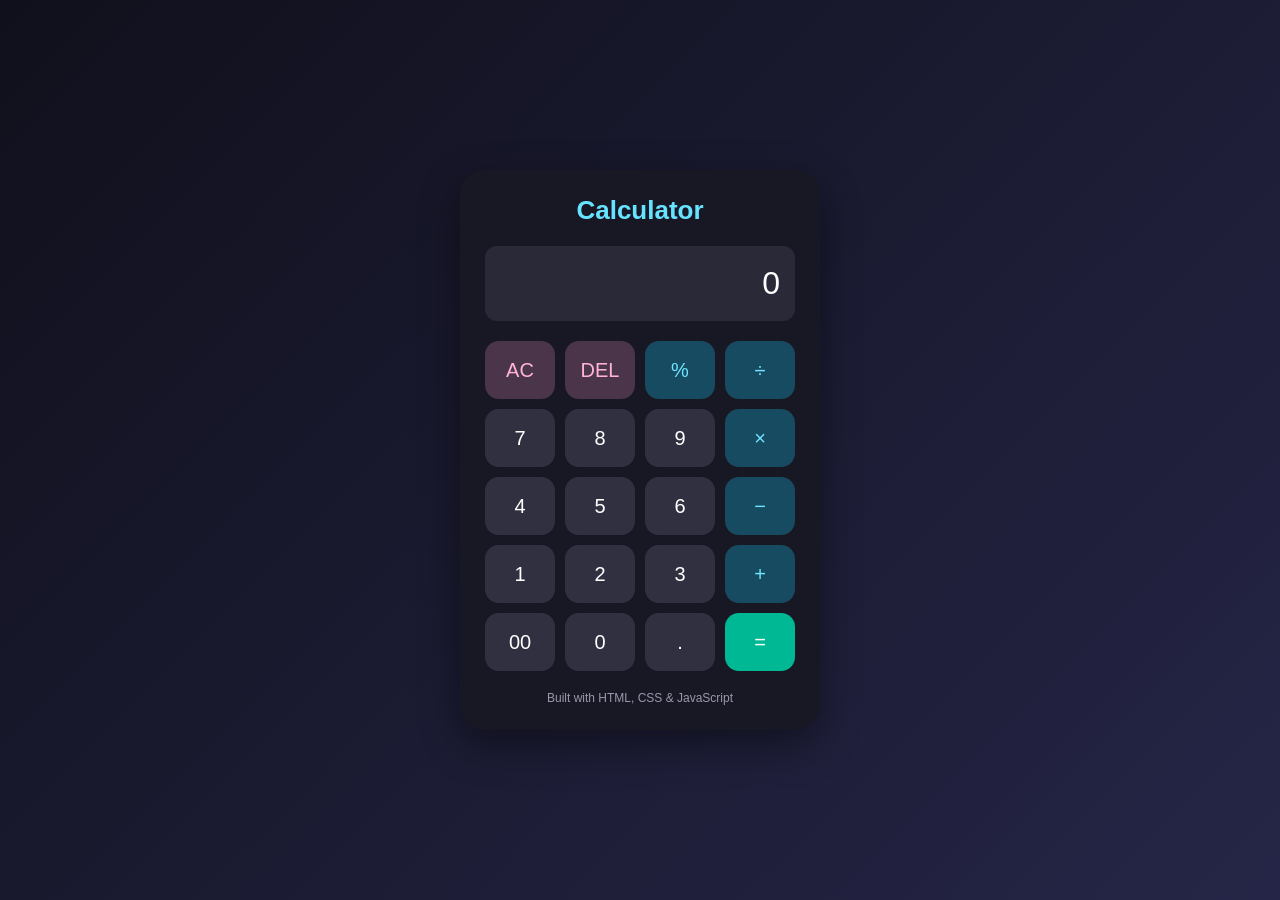
<file: codealpha_calculator/index.html>
<!DOCTYPE html>
<html lang="en">
<head>
    <meta charset="UTF-8">
    <meta name="viewport" content="width=device-width, initial-scale=1.0">
    <title>Modern Calculator</title>
    <link rel="stylesheet" href="style.css">
</head>
<body>

    <div class="calculator">
        <h1>Calculator</h1>

        <input type="text" id="display" value="0"
               readonly aria-label="Calculator display">

        <div class="buttons">
            <button class="utility" data-action="clear">AC</button>
            <button class="utility" data-action="delete">DEL</button>
            <button class="operator" data-value="%">%</button>
            <button class="operator" data-value="/">÷</button>

            <button data-value="7">7</button>
            <button data-value="8">8</button>
            <button data-value="9">9</button>
            <button class="operator" data-value="*">×</button>

            <button data-value="4">4</button>
            <button data-value="5">5</button>
            <button data-value="6">6</button>
            <button class="operator" data-value="-">−</button>

            <button data-value="1">1</button>
            <button data-value="2">2</button>
            <button data-value="3">3</button>
            <button class="operator" data-value="+">+</button>

            <button data-value="00">00</button>
            <button data-value="0">0</button>
            <button data-value=".">.</button>
            <button class="equal" data-action="calculate">=</button>
        </div>

        <p class="footer">Built with HTML, CSS & JavaScript</p>
    </div>

    <script src="script.js"></script>
</body>
</html>
</file>
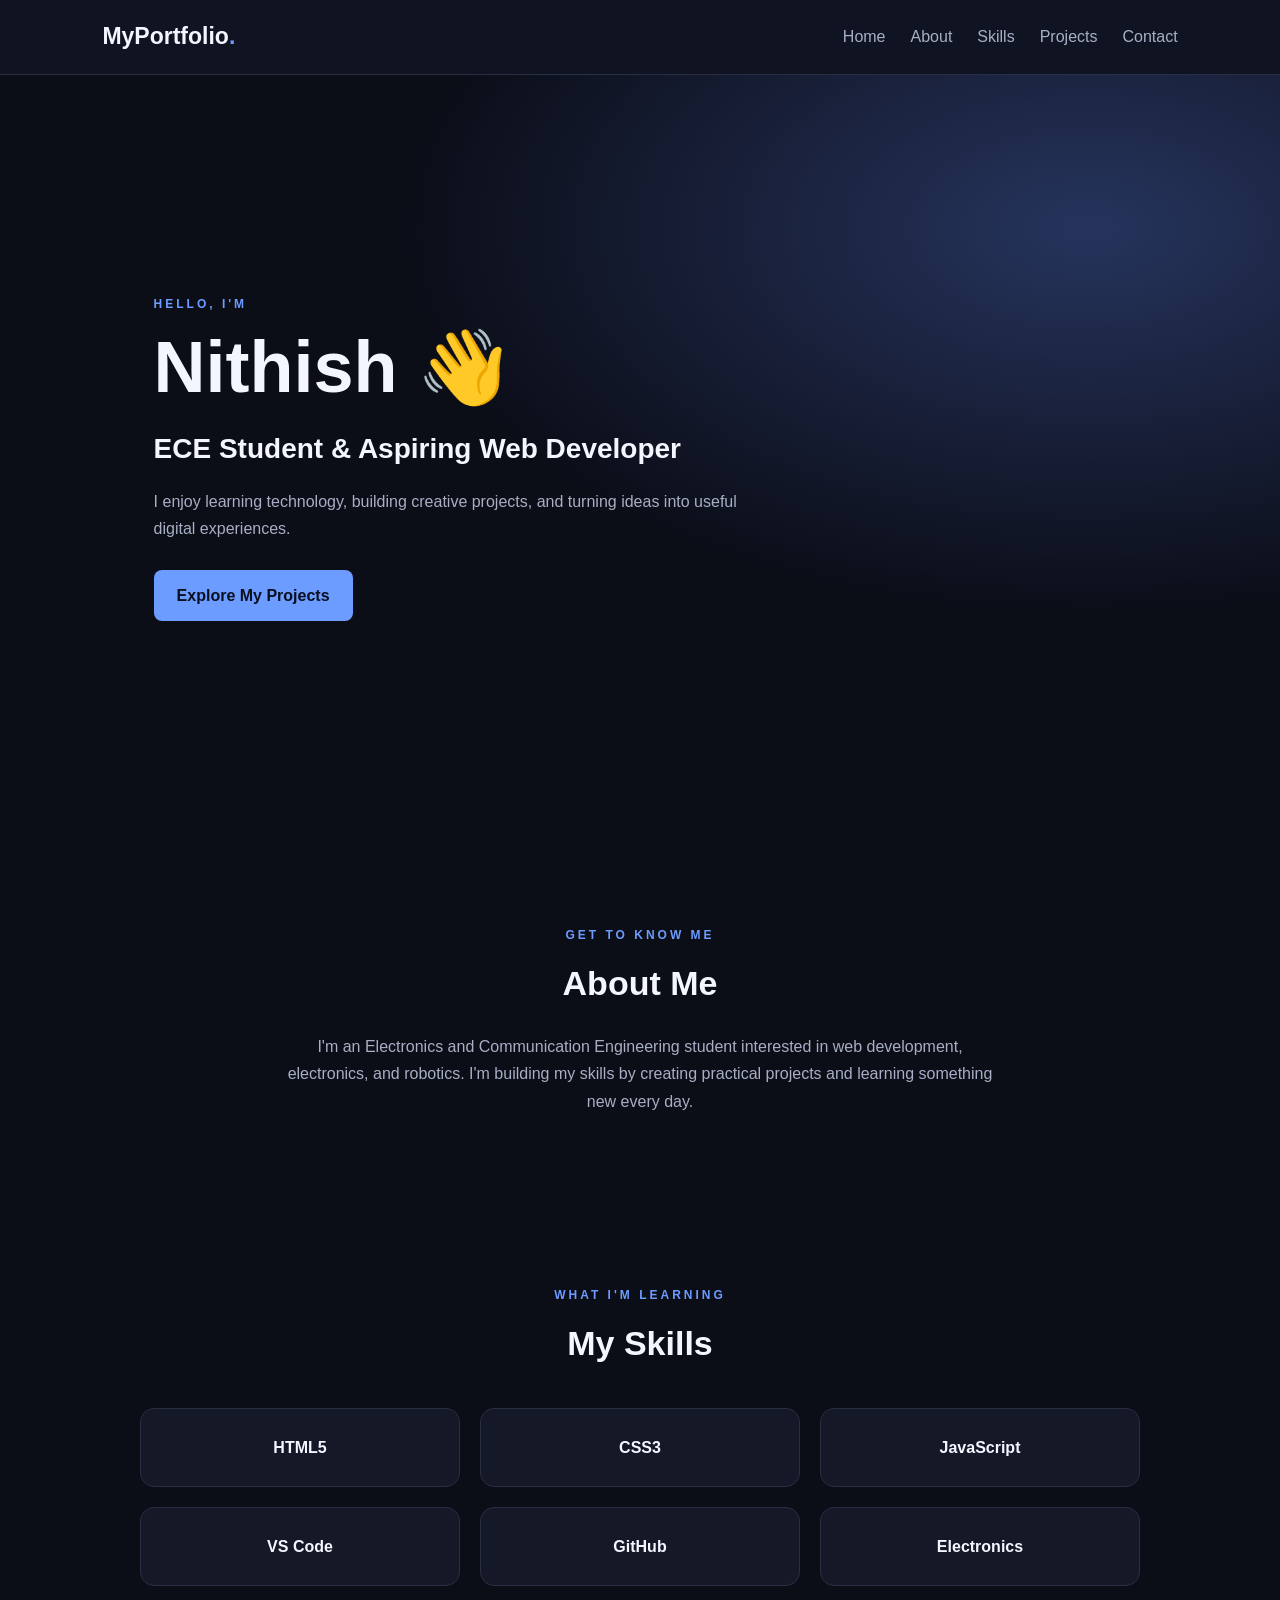
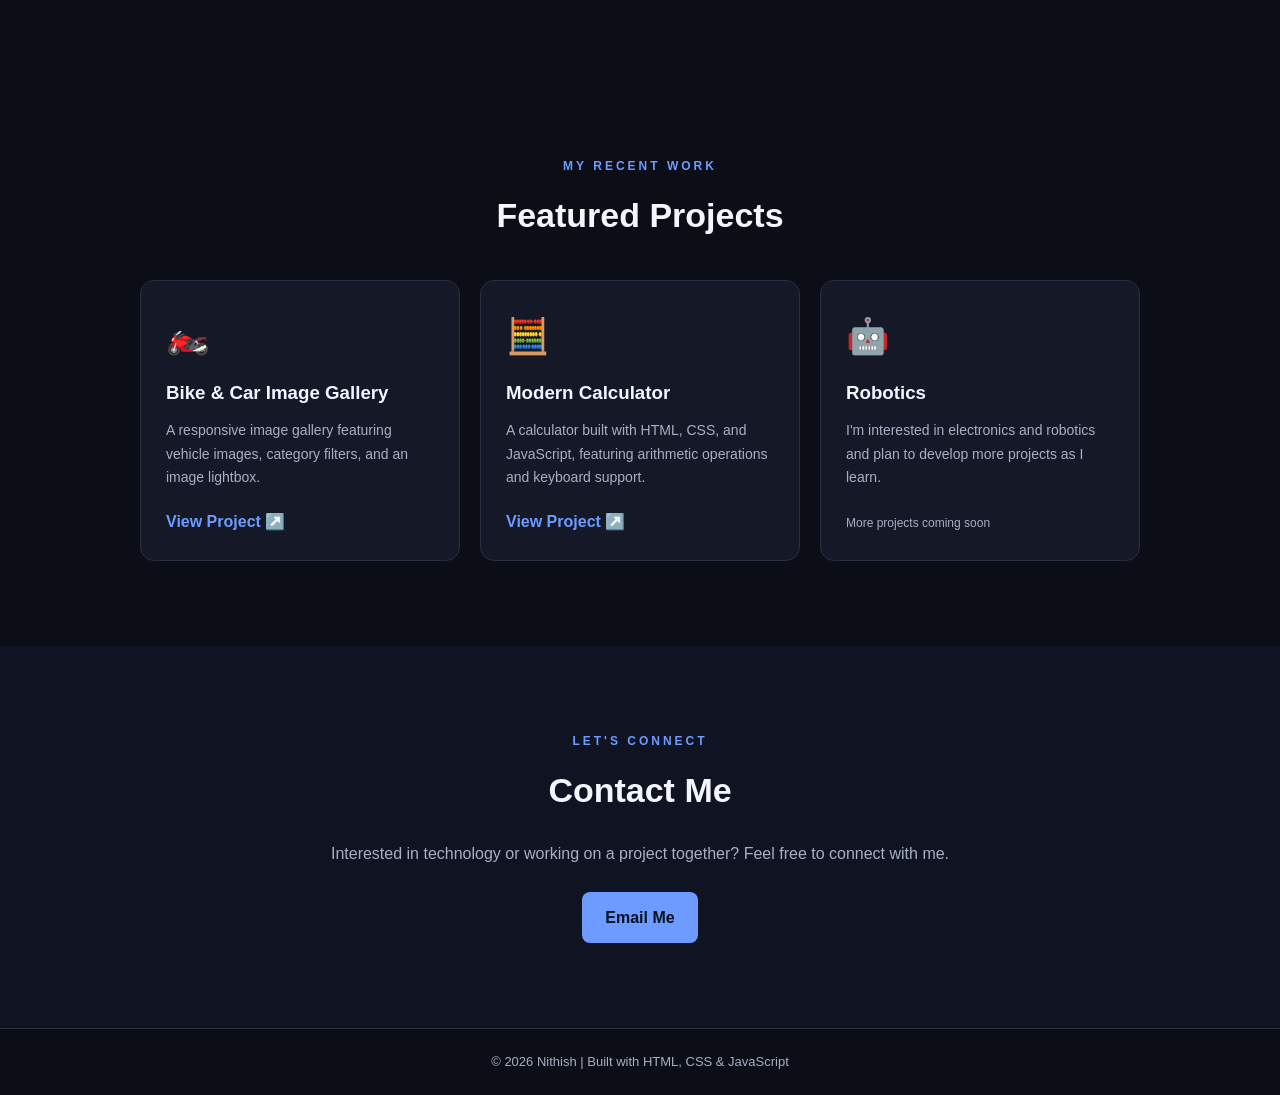
<file: codealpha_portfolio/index.html>
<!DOCTYPE html>
<html lang="en">
<head>
    <meta charset="UTF-8">
    <meta name="viewport" content="width=device-width, initial-scale=1.0">
    <title>My Portfolio | ECE Student</title>
    <link rel="stylesheet" href="style.css">
</head>
<body>

    <header>
        <nav class="navbar">
            <a href="#home" class="logo">MyPortfolio<span>.</span></a>

            <button id="menu-toggle" aria-label="Toggle navigation"
                    aria-expanded="false">☰</button>

            <ul id="nav-links">
                <li><a href="#home">Home</a></li>
                <li><a href="#about">About</a></li>
                <li><a href="#skills">Skills</a></li>
                <li><a href="#projects">Projects</a></li>
                <li><a href="#contact">Contact</a></li>
            </ul>
        </nav>
    </header>

    <main>
        <section id="home" class="hero">
            <div class="hero-content">
                <p class="intro">HELLO, I'M</p>
                <h1>Nithish <span>👋</span></h1>
                <h2>ECE Student & Aspiring Web Developer</h2>
                <p>
                    I enjoy learning technology, building creative projects,
                    and turning ideas into useful digital experiences.
                </p>
                <a href="#projects" class="btn">Explore My Projects</a>
            </div>
        </section>

        <section id="about" class="section">
            <p class="section-label">GET TO KNOW ME</p>
            <h2>About Me</h2>
            <p class="section-text">
                I'm an Electronics and Communication Engineering student
                interested in web development, electronics, and robotics.
                I'm building my skills by creating practical projects and
                learning something new every day.
            </p>
        </section>

        <section id="skills" class="section">
            <p class="section-label">WHAT I'M LEARNING</p>
            <h2>My Skills</h2>

            <div class="skills-grid">
                <div class="skill-card">HTML5</div>
                <div class="skill-card">CSS3</div>
                <div class="skill-card">JavaScript</div>
                <div class="skill-card">VS Code</div>
                <div class="skill-card">GitHub</div>
                <div class="skill-card">Electronics</div>
            </div>
        </section>

        <section id="projects" class="section">
            <p class="section-label">MY RECENT WORK</p>
            <h2>Featured Projects</h2>

            <div class="projects-grid">
                <article class="project-card">
                    <div class="project-icon">🏍️</div>
                    <h3>Bike & Car Image Gallery</h3>
                    <p>
                        A responsive image gallery featuring vehicle images,
                        category filters, and an image lightbox.
                    </p>
                    <a href="https://nithish-ece01.github.io/image_gallery/"
                       target="_blank" rel="noopener noreferrer">
                        View Project ↗️
                    </a>
                </article>

                <article class="project-card">
                    <div class="project-icon">🧮</div>
                    <h3>Modern Calculator</h3>
                    <p>
                        A calculator built with HTML, CSS, and JavaScript,
                        featuring arithmetic operations and keyboard support.
                    </p>
                    <a href="https://nithish-ece01.github.io/calculator/"
                       target="_blank" rel="noopener noreferrer">
                        View Project ↗️
                    </a>
                </article>

                <article class="project-card">
                    <div class="project-icon">🤖</div>
                    <h3>Robotics</h3>
                    <p>
                        I'm interested in electronics and robotics and plan
                        to develop more projects as I learn.
                    </p>
                    <span class="coming-soon">More projects coming soon</span>
                </article>
            </div>
        </section>

        <section id="contact" class="section contact">
            <p class="section-label">LET'S CONNECT</p>
            <h2>Contact Me</h2>
            <p class="section-text">
                Interested in technology or working on a project together?
                Feel free to connect with me.
            </p>
            <a class="btn" href="mailto:nithish.r0108@gmail.com">
                Email Me
            </a>
        </section>
    </main>

    <footer>
        <p>© <span id="year"></span> Nithish | Built with HTML, CSS & JavaScript</p>
    </footer>

    <script src="script.js"></script>
</body>
</html>
</file>
<file: codealpha_calculator/style.css>
* {
    margin: 0;
    padding: 0;
    box-sizing: border-box;
}

body {
    min-height: 100vh;
    display: flex;
    justify-content: center;
    align-items: center;
    padding: 20px;
    background: linear-gradient(135deg, #10101c, #252547);
    font-family: Arial, sans-serif;
    color: white;
}

.calculator {
    width: 100%;
    max-width: 360px;
    padding: 25px;
    border-radius: 25px;
    background: #181824;
    box-shadow: 0 15px 40px rgba(0, 0, 0, 0.4);
}

h1 {
    text-align: center;
    margin-bottom: 20px;
    font-size: 26px;
    color: #66e3ff;
}

#display {
    width: 100%;
    height: 75px;
    margin-bottom: 20px;
    padding: 15px;
    border: none;
    border-radius: 12px;
    background: #292938;
    color: white;
    text-align: right;
    font-size: 32px;
    outline: none;
}

.buttons {
    display: grid;
    grid-template-columns: repeat(4, 1fr);
    gap: 10px;
}

button {
    min-width: 0;
    height: 58px;
    border: none;
    border-radius: 14px;
    background: #303041;
    color: white;
    font-size: 20px;
    cursor: pointer;
    transition: 0.2s;
}

button:hover {
    background: #45455a;
    transform: translateY(-2px);
}

button:active {
    transform: scale(0.95);
}

.utility {
    background: #4b354a;
    color: #ffb4d5;
}

.operator {
    background: #174b61;
    color: #70e4ff;
}

.equal {
    background: #00b894;
    color: white;
}

.footer {
    margin-top: 20px;
    text-align: center;
    color: #9999ad;
    font-size: 12px;
}
</file>
<file: codealpha_portfolio/style.css>
* {
    margin: 0;
    padding: 0;
    box-sizing: border-box;
    scroll-behavior: smooth;
}

:root {
    --background: #0b0d17;
    --card: #151827;
    --text: #f4f6ff;
    --muted: #a8afc5;
    --accent: #6c9cff;
    --border: #292e43;
}

body {
    background: var(--background);
    color: var(--text);
    font-family: Arial, sans-serif;
    line-height: 1.7;
}

a {
    color: inherit;
    text-decoration: none;
}

.navbar {
    min-height: 75px;
    padding: 15px 8%;
    display: flex;
    align-items: center;
    justify-content: space-between;
    background: #101321;
    border-bottom: 1px solid var(--border);
}

.logo {
    font-size: 23px;
    font-weight: bold;
}

.logo span,
.hero h1 span {
    color: var(--accent);
}

#nav-links {
    display: flex;
    list-style: none;
    gap: 25px;
}

#nav-links a {
    color: var(--muted);
    transition: color 0.2s;
}

#nav-links a:hover {
    color: var(--accent);
}

#menu-toggle {
    display: none;
    border: none;
    background: transparent;
    color: white;
    font-size: 25px;
    cursor: pointer;
}

.hero {
    min-height: 85vh;
    display: flex;
    align-items: center;
    padding: 80px 12%;
    background:
        radial-gradient(ellipse at 85% 20%, #26345d 0%, transparent 45%);
}

.hero-content {
    max-width: 750px;
}

.intro,
.section-label {
    color: var(--accent);
    letter-spacing: 3px;
    font-size: 12px;
    font-weight: bold;
}

.hero h1 {
    margin: 10px 0;
    font-size: clamp(42px, 7vw, 72px);
    line-height: 1.2;
}

.hero h2 {
    margin: 15px 0;
    font-size: clamp(20px, 3vw, 28px);
}

.hero-content > p:not(.intro) {
    max-width: 600px;
    color: var(--muted);
    margin-bottom: 28px;
}

.btn {
    display: inline-block;
    background: var(--accent);
    color: #081020;
    padding: 12px 23px;
    border-radius: 8px;
    font-weight: bold;
    transition: transform 0.2s, background 0.2s;
}

.btn:hover {
    transform: translateY(-3px);
    background: #91b5ff;
}

.section {
    padding: 85px 10%;
    text-align: center;
}

.section h2 {
    margin: 10px 0 20px;
    font-size: 34px;
}

.section-text {
    max-width: 720px;
    margin: 0 auto;
    color: var(--muted);
}

.skills-grid,
.projects-grid {
    display: grid;
    grid-template-columns: repeat(3, minmax(0, 1fr));
    gap: 20px;
    max-width: 1000px;
    margin: 35px auto 0;
}

.skill-card,
.project-card {
    background: var(--card);
    border: 1px solid var(--border);
    border-radius: 14px;
    padding: 25px;
    transition: transform 0.2s, border-color 0.2s;
}

.skill-card:hover,
.project-card:hover {
    transform: translateY(-5px);
    border-color: var(--accent);
}

.skill-card {
    font-weight: bold;
}

.project-card {
    text-align: left;
}

.project-icon {
    font-size: 35px;
    margin-bottom: 12px;
}

.project-card h3 {
    margin-bottom: 10px;
}

.project-card p {
    color: var(--muted);
    font-size: 14px;
    margin-bottom: 18px;
}

.project-card a {
    color: var(--accent);
    font-weight: bold;
}

.coming-soon {
    display: inline-block;
    color: var(--muted);
    font-size: 12px;
}

.contact {
    background: #101321;
}

.contact .btn {
    margin-top: 25px;
}

.note {
    margin-top: 12px;
    color: var(--muted);
    font-size: 12px;
}

footer {
    padding: 22px;
    text-align: center;
    color: var(--muted);
    border-top: 1px solid var(--border);
    font-size: 13px;
}

@media (max-width: 760px) {
    .navbar {
        padding: 15px 6%;
    }

    #menu-toggle {
        display: block;
    }

    #nav-links {
        display: none;
        position: absolute;
        top: 75px;
        left: 0;
        right: 0;
        padding: 20px;
        background: #101321;
        flex-direction: column;
        gap: 12px;
        text-align: center;
        border-bottom: 1px solid var(--border);
    }

    #nav-links.open {
        display: flex;
    }

    .hero {
        min-height: 75vh;
        padding: 65px 7%;
    }

    .section {
        padding: 65px 7%;
    }

    .skills-grid,
    .projects-grid {
        grid-template-columns: 1fr;
    }
}
</file>
